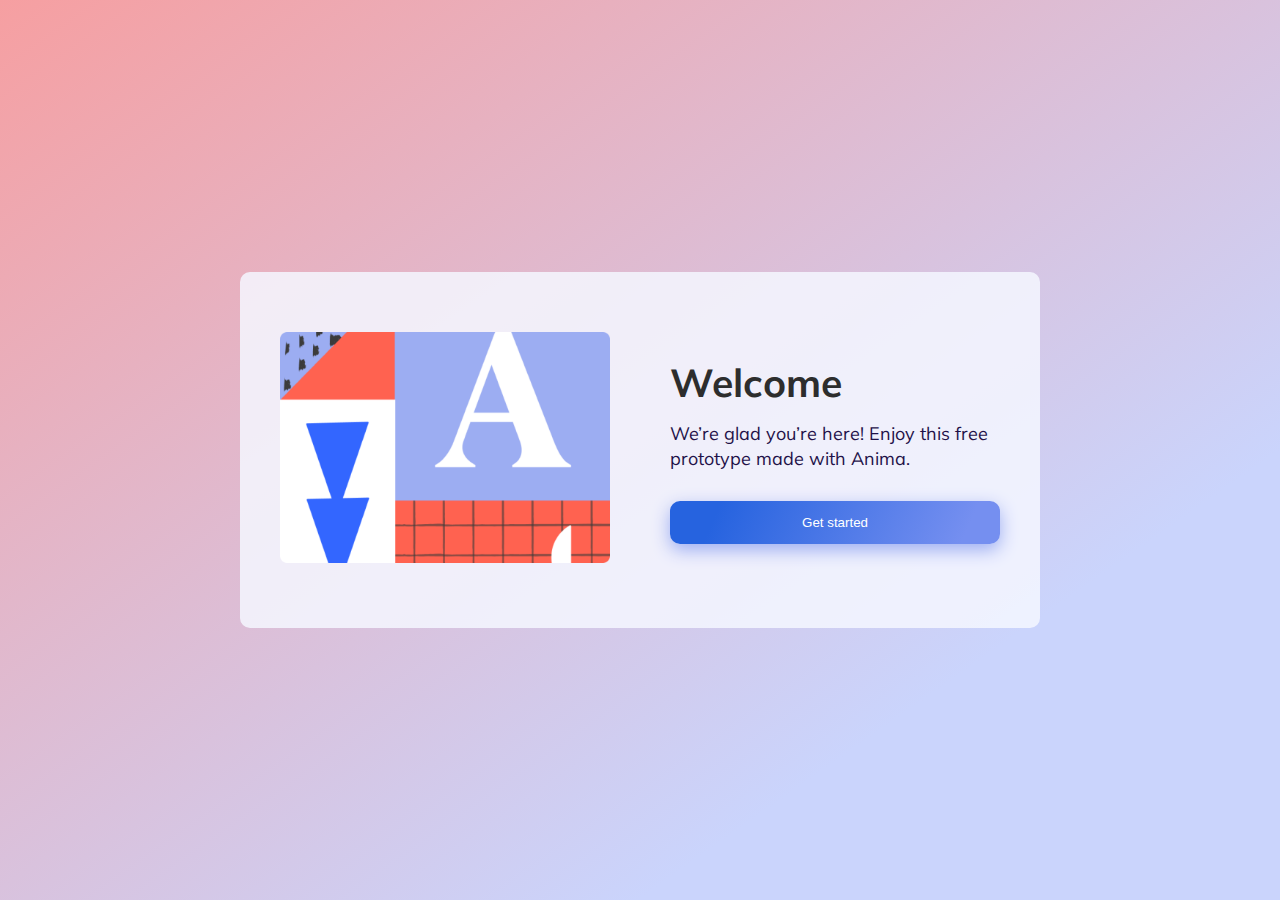
<file: index.html>
<!DOCTYPE html>
<html lang="en">
<head>
    <meta charset="UTF-8">
    <meta http-equiv="X-UA-Compatible" content="IE=edge">
    <meta name="viewport" content="width=device-width, initial-scale=1.0">
    <link rel="stylesheet" href="style.css">
    <title>Welcome page</title>
</head>
<body>
    <div class="box">
        <div class="box__img">
            <img src="./assets/images/welcome.png" alt="image holder"/>
        </div>

        <div class="box__content">
            <h3 class="title">Welcome</h3>
            <p class="text">
                We’re glad you’re here! Enjoy this free prototype made with Anima.
            </p>
            <button class="btn btn-blue btn-block" onclick="location.href = 'register.html'">
                Get started
            </button>
        </div>
    </div>
</body>
</html>
</file>
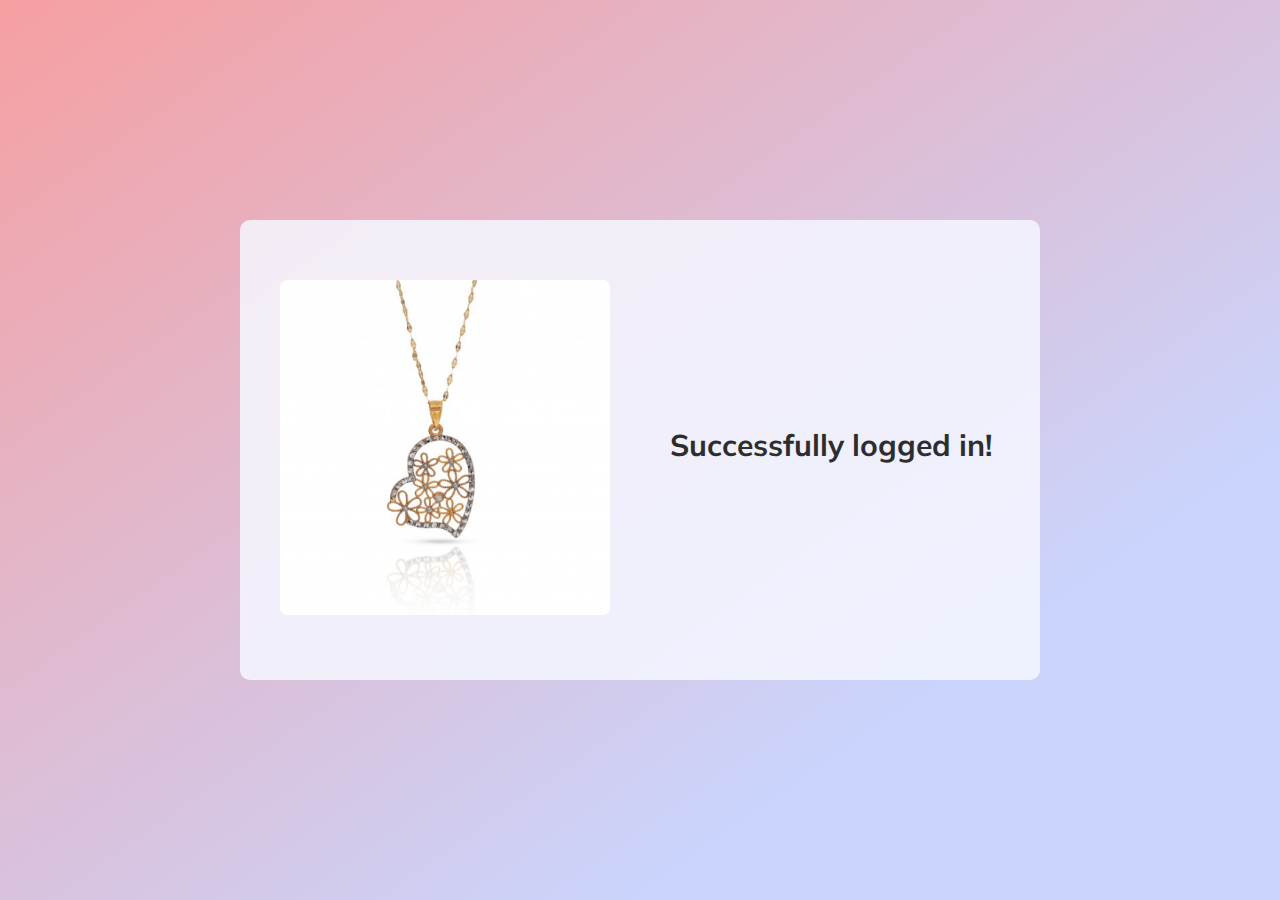
<file: finish.html>
<!DOCTYPE html>
<html lang="en">
<head>
    <meta charset="UTF-8">
    <meta http-equiv="X-UA-Compatible" content="IE=edge">
    <meta name="viewport" content="width=device-width, initial-scale=1.0">
    <link rel="stylesheet" href="style.css">
    <title>You signed up!</title>
</head>
<body>
    <div class="box">
        <div class="box__img">
            <img src="./assets/images/finish.png" alt="image holder"/>
        </div>

        <div class="box__content">
            <h3 class="sub-title">Successfully logged in!</h3>
            <p id="email"></p>
        </div>
    </div>

    <script src="./js/finish.js"></script>
</body>
</html>
</file>
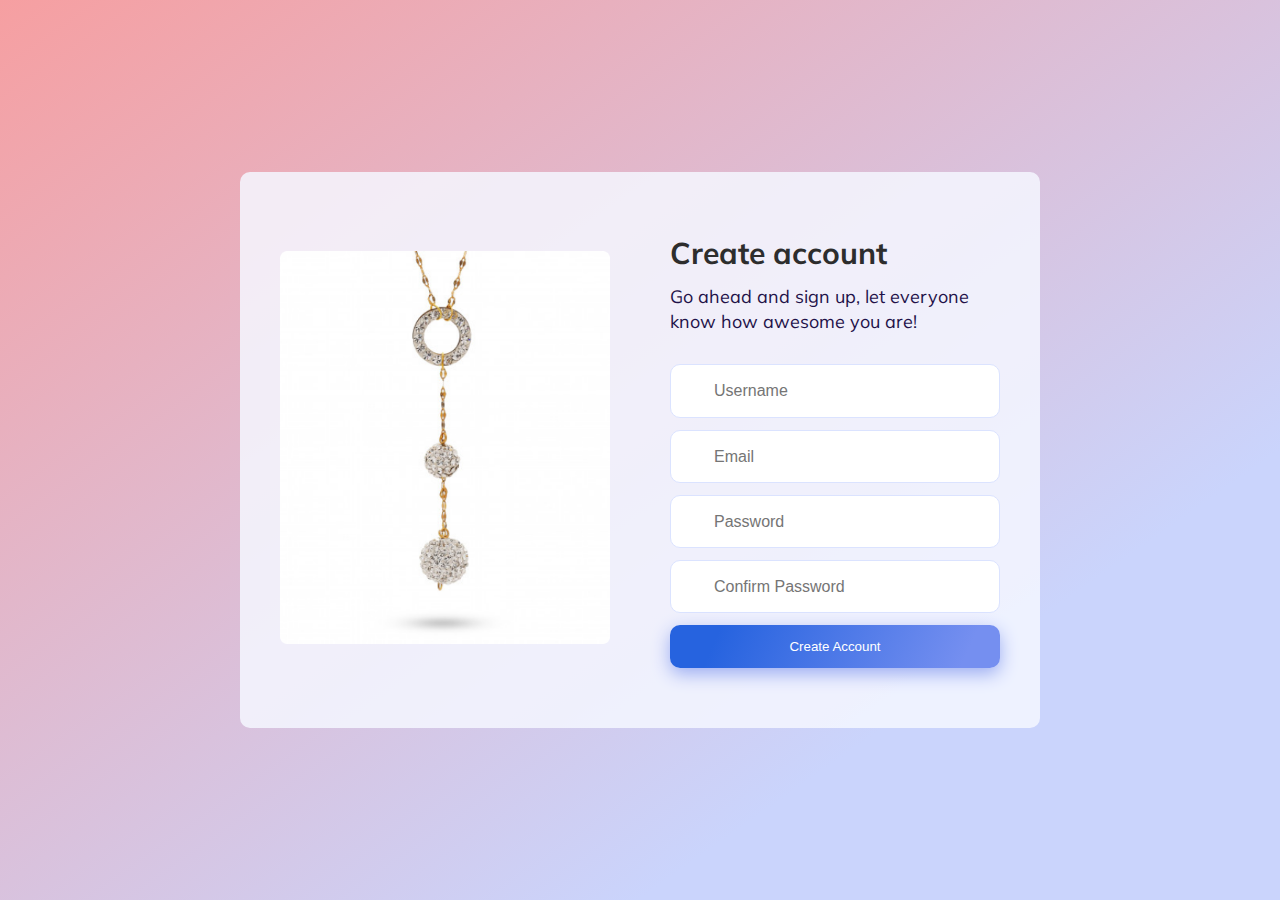
<file: register.html>
<!DOCTYPE html>
<html lang="en">
<head>
    <meta charset="UTF-8">
    <meta http-equiv="X-UA-Compatible" content="IE=edge">
    <meta name="viewport" content="width=device-width, initial-scale=1.0">
    <link rel="stylesheet" href="https://cdnjs.cloudflare.com/ajax/libs/font-awesome/6.2.1/css/all.min.css" integrity="sha512-MV7K8+y+gLIBoVD59lQIYicR65iaqukzvf/nwasF0nqhPay5w/9lJmVM2hMDcnK1OnMGCdVK+iQrJ7lzPJQd1w==" crossorigin="anonymous" referrerpolicy="no-referrer" />
    <link rel="stylesheet" href="style.css">
    <title>Sign Up!</title>
</head>
<body>
    <div class="box">
        <div class="box__img">
            <img src="./assets/images/register.png" alt="image holder"/>
        </div>

        <div class="box__content">
            <h3 class="sub-title">Create account</h3>
            <p class="text">
                Go ahead and sign up, let everyone know how awesome you are! 
            </p>
            <form method="post" id="register-form">
                <div class="input-group" id="username">
                    <div class="input-container">
                        <i class="fa-regular fa-user"></i>
                        <input placeholder="Username"/>
                    </div>
                    <small class="error hidden"></small>
                </div>

                <div class="input-group" id="email">
                    <div class="input-container">
                        <i class="fa-regular fa-envelope"></i>
                        <input placeholder="Email"/>
                    </div>
                    <small class="error hidden"></small>
                </div>

                <div class="input-group" id="password">
                    <div class="input-container">
                        <i class="fa-solid fa-lock"></i>
                        <input placeholder="Password" type="password"/>
                    </div>
                    <small class="error hidden"></small>
                </div>

                <div class="input-group" id="confirmPassword">
                    <div class="input-container">
                        <i class="fa-solid fa-lock"></i>
                        <input placeholder="Confirm Password" type="password"/>
                    </div>
                    <small class="error hidden"></small>
                </div>
                <div class="loader hidden"></div>
                <button class="btn btn-blue btn-block">
                    Create Account
                </button>
            </form>
            
        </div>
    </div>

    <script src="./js/register.js"></script>
</body>
</html>
</file>
<file: style.css>
@import url("https://fonts.googleapis.com/css2?family=Mulish:wght@400;700&display=swap");
* {
  padding: 0;
  margin: 0;
  box-sizing: border-box;
}

:root {
  --primary-color: #2D2D2D;
  --secondary-color: #1F1249;
}

html {
  font-size: 62.5%;
}
@media (max-width: 900px) {
  html {
    font-size: 56.25%;
  }
}
@media (max-width: 700px) {
  html {
    font-size: 50%;
  }
}

body {
  display: flex;
  justify-content: center;
  align-items: center;
  min-height: 100vh;
  background: linear-gradient(145deg, rgb(246, 159, 161) 0%, rgb(202, 212, 252) 75%);
}

ul {
  list-style: none;
}

a {
  color: inherit;
  text-decoration: none;
}

button {
  border: none;
}
button:focus {
  outline: none;
}

img {
  width: 100%;
  height: auto;
}

body {
  font-size: 1.6rem;
  font-family: "Mulish", sans-serif;
  line-height: 1.4;
}

.title {
  font-weight: 700;
  font-size: 3.9rem;
  color: var(--primary-color);
}
@media (max-width: 700px) {
  .title {
    text-align: center;
  }
}

.sub-title {
  font-size: 3rem;
  color: var(--primary-color);
}
@media (max-width: 700px) {
  .sub-title {
    text-align: center;
  }
}

.text {
  color: var(--secondary-color);
  font-size: 1.8rem;
  margin-bottom: 2rem;
}
@media (max-width: 700px) {
  .text {
    text-align: center;
  }
}

.mb-small {
  margin-bottom: 2rem;
}

.mb-medium {
  margin-bottom: 3.5rem;
}

.mb-large {
  margin-bottom: 5rem;
}

@media (max-width: 700px) {
  .hide-for-mobile {
    display: none;
  }
}

.hide-for-desktop {
  display: none;
}
@media (max-width: 700px) {
  .hide-for-desktop {
    display: block;
  }
}

.hidden {
  display: none;
}

.btn {
  padding: 1.4rem;
  border-radius: 10px;
  cursor: pointer;
}

.btn-blue {
  background: linear-gradient(113.87deg, #2663DF 14.81%, #758FF0 88.76%);
  box-shadow: 0px 6px 18px #9CADF2;
  color: #fff;
}

.btn-block {
  display: block;
  width: 100%;
}

button:disabled {
  cursor: not-allowed;
  color: rgba(0, 0, 0, 0.26);
  box-shadow: none;
  background: rgba(0, 0, 0, 0.12);
}

.box {
  display: flex;
  flex-wrap: wrap;
  flex-direction: row;
  justify-content: center;
  align-items: center;
  padding: 6rem 4rem;
  gap: 60px;
  background: rgba(245, 247, 255, 0.85);
  border-radius: 10px;
  max-width: 95%;
  margin: 6rem auto;
  width: 80rem;
}
.box > * {
  flex: 1;
}
@media (max-width: 700px) {
  .box {
    flex-direction: column;
    width: 40rem;
    gap: 4rem;
    padding: 0 0 2rem 0;
  }
}
.box__content {
  display: flex;
  flex-direction: column;
  gap: 1rem;
  max-width: 85%;
}

.input-group {
  margin-bottom: 1.2rem;
}
.input-group .input-container {
  display: flex;
  align-items: center;
  padding: 8px 20px;
  gap: 12px;
  background: #FFFFFF;
  border: 1px solid #DBE3FF;
  border-radius: 10px;
}
.input-group .input-container i {
  font-size: 1.6rem;
  color: #9CADF2;
  padding-right: 1rem;
  border-right: 1px solid #DBE3FF;
}
.input-group .input-container input {
  font-size: 1.6rem;
  line-height: 220%;
  border: none;
  outline: none;
  min-width: 80%;
  color: #3B3B3B;
  flex-grow: 1;
}
.input-group .error {
  margin-left: 0.3rem;
  color: #ee0000;
}

.loader {
  width: 8rem;
  height: 8rem;
  margin: 2rem auto;
  border: 0.4rem solid #444;
  border-top-color: transparent;
  border-bottom-color: transparent;
  border-radius: 50%;
  animation: spin 1s linear infinite;
}

@keyframes spin {
  from {
    transform: rotate(0deg);
  }
  to {
    transform: rotate(360deg);
  }
}

/*# sourceMappingURL=style.css.map */
</file>
